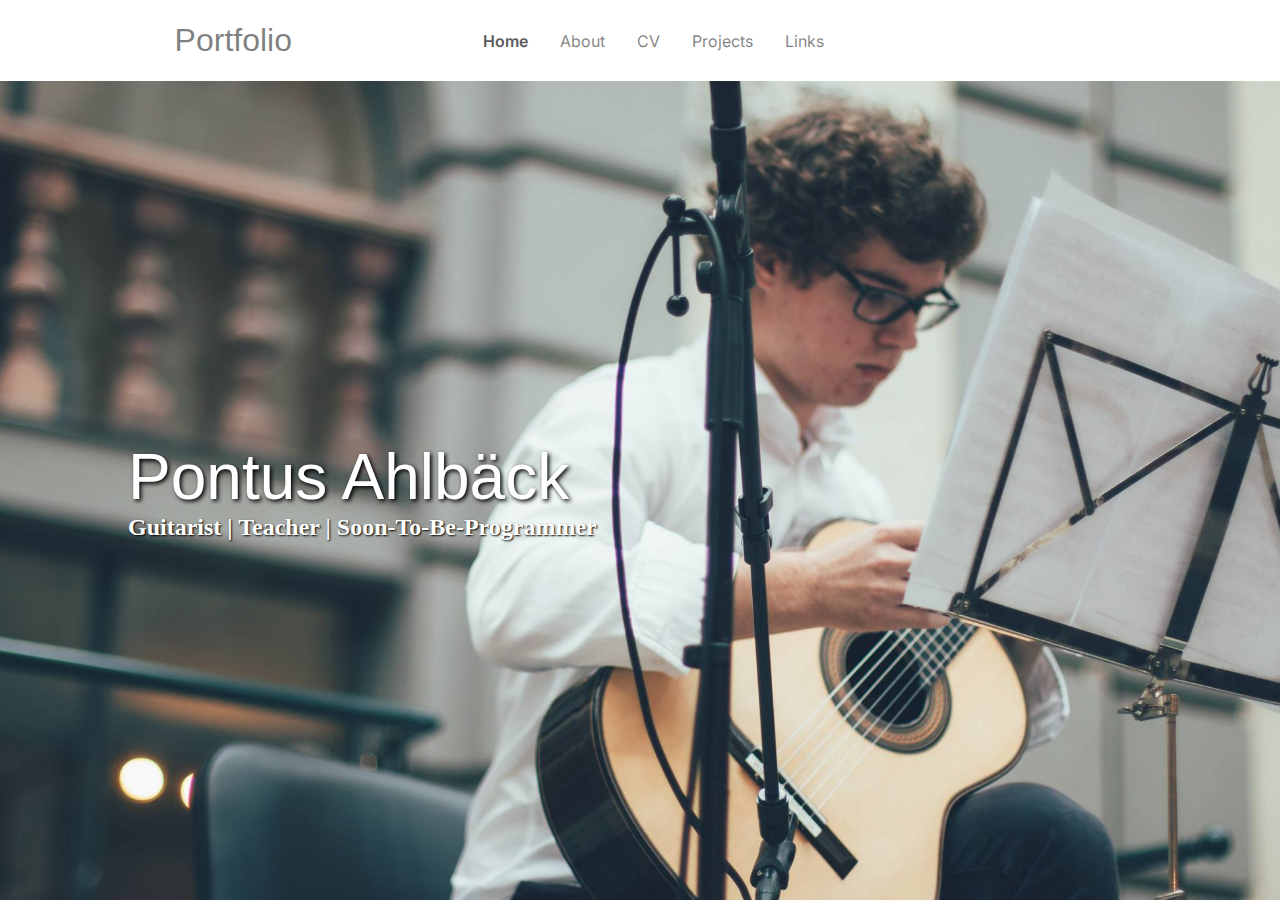
<file: index.html>
<!DOCTYPE html>
<html lang="en">
<head>
    <meta charset="UTF-8">
    <meta name="viewport" content="width=device-width, initial-scale=1.0">
    <title>Pontus Ahlbäck - Portfolio Home</title>
    <link rel="stylesheet" href="./CSS/indexmainstyle.css">
    <link rel="stylesheet" href="./CSS/style.css">

    <link rel="preconnect" href="https://fonts.googleapis.com">
    <link rel="preconnect" href="https://fonts.gstatic.com" crossorigin>
    <link href="https://fonts.googleapis.com/css2?family=Inter:wght@100..900&display=swap" rel="stylesheet">
    <link rel="stylesheet" href="https://cdnjs.cloudflare.com/ajax/libs/font-awesome/6.5.1/css/all.min.css"
        integrity="sha512-DTOQO9RWCH3ppGqcWaEA1BIZOC6xxalwEsw9c2QQeAIftl+Vegovlnee1c9QX4TctnWMn13TZye+giMm8e2LwA=="
        crossorigin="anonymous" referrerpolicy="no-referrer" />

    <script defer src="./script.js"></script>
</head>
<body>
    <header>
        <a href="#" id="logo">Portfolio</a>
        <nav>
            <input type="checkbox" id="nav-toggle">
            <ul class="menu">
                <li>
                    <a href="./index.html" id="activelink">Home</a>
                </li>
                <li>
                    <a href="./about.html">About</a>
                </li>
                <li>
                    <a href="./cv.html">CV</a>
                </li>
                <li>
                    <a href="./projects.html">Projects</a>
                </li>
                <li>
                    <a href="./links.html">Links</a>
                </li>      
            </ul>
        </nav>
        <div id="easteregg1"></div>
        <div class="ham-menu">
            <label for="nav-toggle">
                <i class="fa-solid fa-bars"></i>
            </label>
        </div>
    </header>

    <main class="homemain">
        <section class="pagetitle">
            <h1>Pontus Ahlbäck</h1>
            <h2 class="descriptors">Guitarist | Teacher | Soon-To-Be-Programmer</h2>
        </section>
    </main>
</body>
</html>
</file>
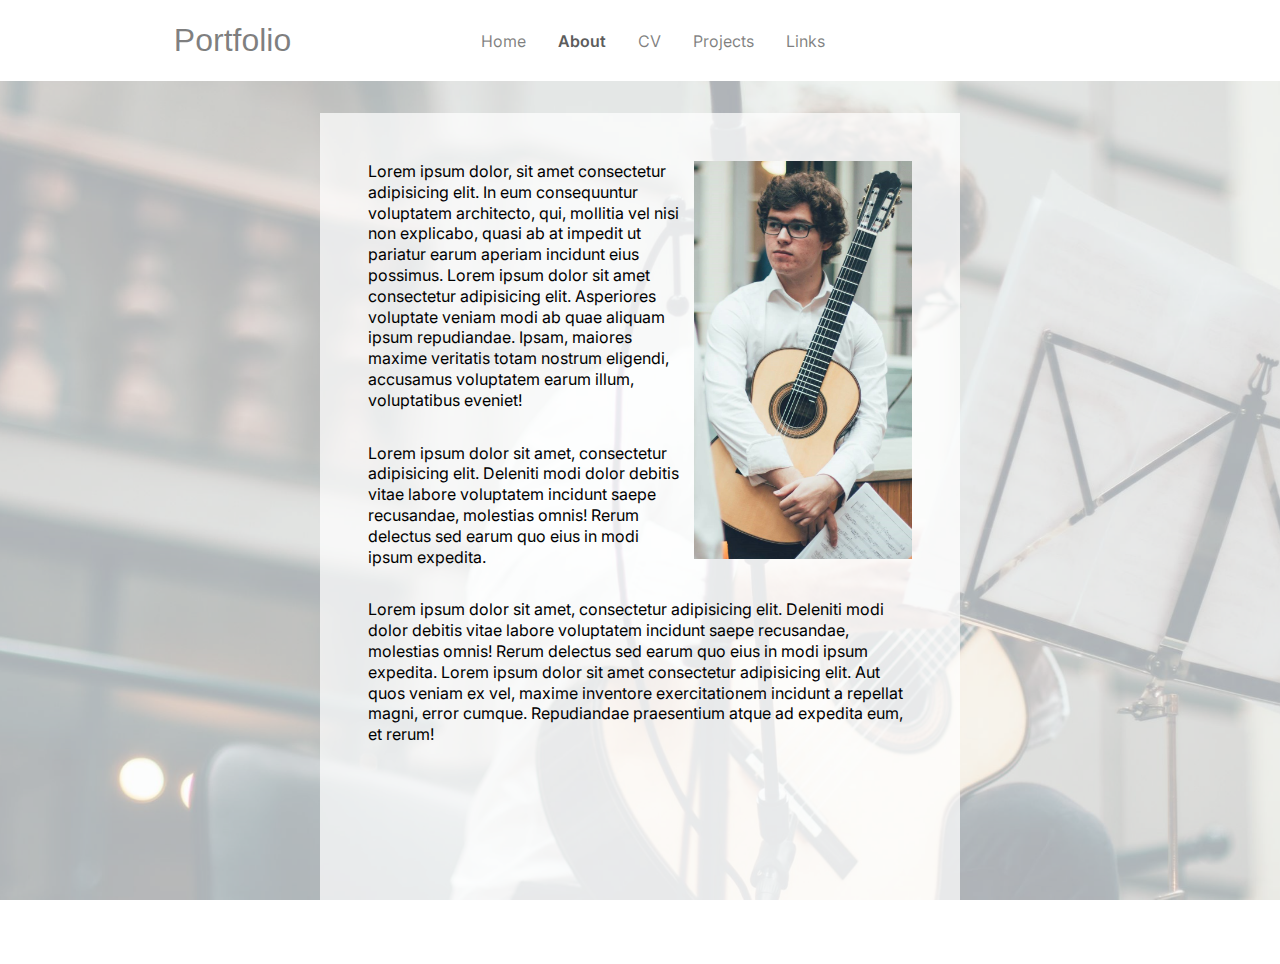
<file: about.html>
<!DOCTYPE html>
<html lang="en">

<head>
    <meta charset="UTF-8">
    <meta name="viewport" content="width=device-width, initial-scale=1.0">
    <title>Pontus Ahlbäck - Portfolio About</title>
    <link rel="stylesheet" href="./CSS/aboutmainstyle.css">
    <link rel="stylesheet" href="./CSS/style.css">

    <link rel="preconnect" href="https://fonts.googleapis.com">
    <link rel="preconnect" href="https://fonts.gstatic.com" crossorigin>
    <link href="https://fonts.googleapis.com/css2?family=Inter:wght@100..900&display=swap" rel="stylesheet">

    <link rel="stylesheet" href="https://cdnjs.cloudflare.com/ajax/libs/font-awesome/6.5.1/css/all.min.css"
        integrity="sha512-DTOQO9RWCH3ppGqcWaEA1BIZOC6xxalwEsw9c2QQeAIftl+Vegovlnee1c9QX4TctnWMn13TZye+giMm8e2LwA=="
        crossorigin="anonymous" referrerpolicy="no-referrer" />

    <script defer src="./script.js"></script>

</head>

<body>
    <header>
        <a href="#" id="logo">Portfolio</a>
        <nav>
            <input type="checkbox" id="nav-toggle">
            <ul class="menu">
                <li>
                    <a href="./index.html">Home</a>
                </li>
                <li>
                    <a href="./about.html" id="activelink">About</a>
                </li>
                <li>
                    <a href="./cv.html">CV</a>
                </li>
                <li>
                    <a href="./projects.html">Projects</a>
                </li>
                <li>
                    <a href="./links.html">Links</a>
                </li>
            </ul>
        </nav>
        <div id="easteregg1"></div>
        <div class="ham-menu">
            <label for="nav-toggle">
                <i class="fa-solid fa-bars"></i>
            </label>
        </div>
    </header>

    <main class="aboutmain">
        <section class="about">
            <h2 class="print-h2">Pontus Ahlbäck</h2>
            <article class="aboutcontent">
                <p>
                    <img src="./CSS/Images/PontusAhlbäckHandelsLunchkonsert3.jpg" alt="Picture of Pontus">

                    Lorem ipsum dolor, sit amet consectetur adipisicing elit. In eum consequuntur voluptatem architecto,
                    qui, mollitia vel nisi non explicabo, quasi ab at impedit ut pariatur earum aperiam incidunt eius
                    possimus. Lorem ipsum dolor sit amet consectetur adipisicing elit. Asperiores voluptate veniam modi
                    ab quae aliquam ipsum repudiandae. Ipsam, maiores maxime veritatis totam nostrum eligendi, accusamus
                    voluptatem earum illum, voluptatibus eveniet!
                </p>
                <p>
                    Lorem ipsum dolor sit amet, consectetur adipisicing elit. Deleniti modi dolor debitis vitae labore
                    voluptatem incidunt saepe recusandae, molestias omnis! Rerum delectus sed earum quo eius in modi
                    ipsum expedita.
                </p>
                <p>
                    Lorem ipsum dolor sit amet, consectetur adipisicing elit. Deleniti modi dolor debitis vitae labore
                    voluptatem incidunt saepe recusandae, molestias omnis! Rerum delectus sed earum quo eius in modi
                    ipsum expedita.
                    Lorem ipsum dolor sit amet consectetur adipisicing elit. Aut quos veniam ex vel, maxime inventore
                    exercitationem incidunt a repellat magni, error cumque. Repudiandae praesentium atque ad expedita
                    eum, et rerum!
                </p>
            </article>
        </section>
    </main>

    <footer>

    </footer>
</body>

</html>
</file>
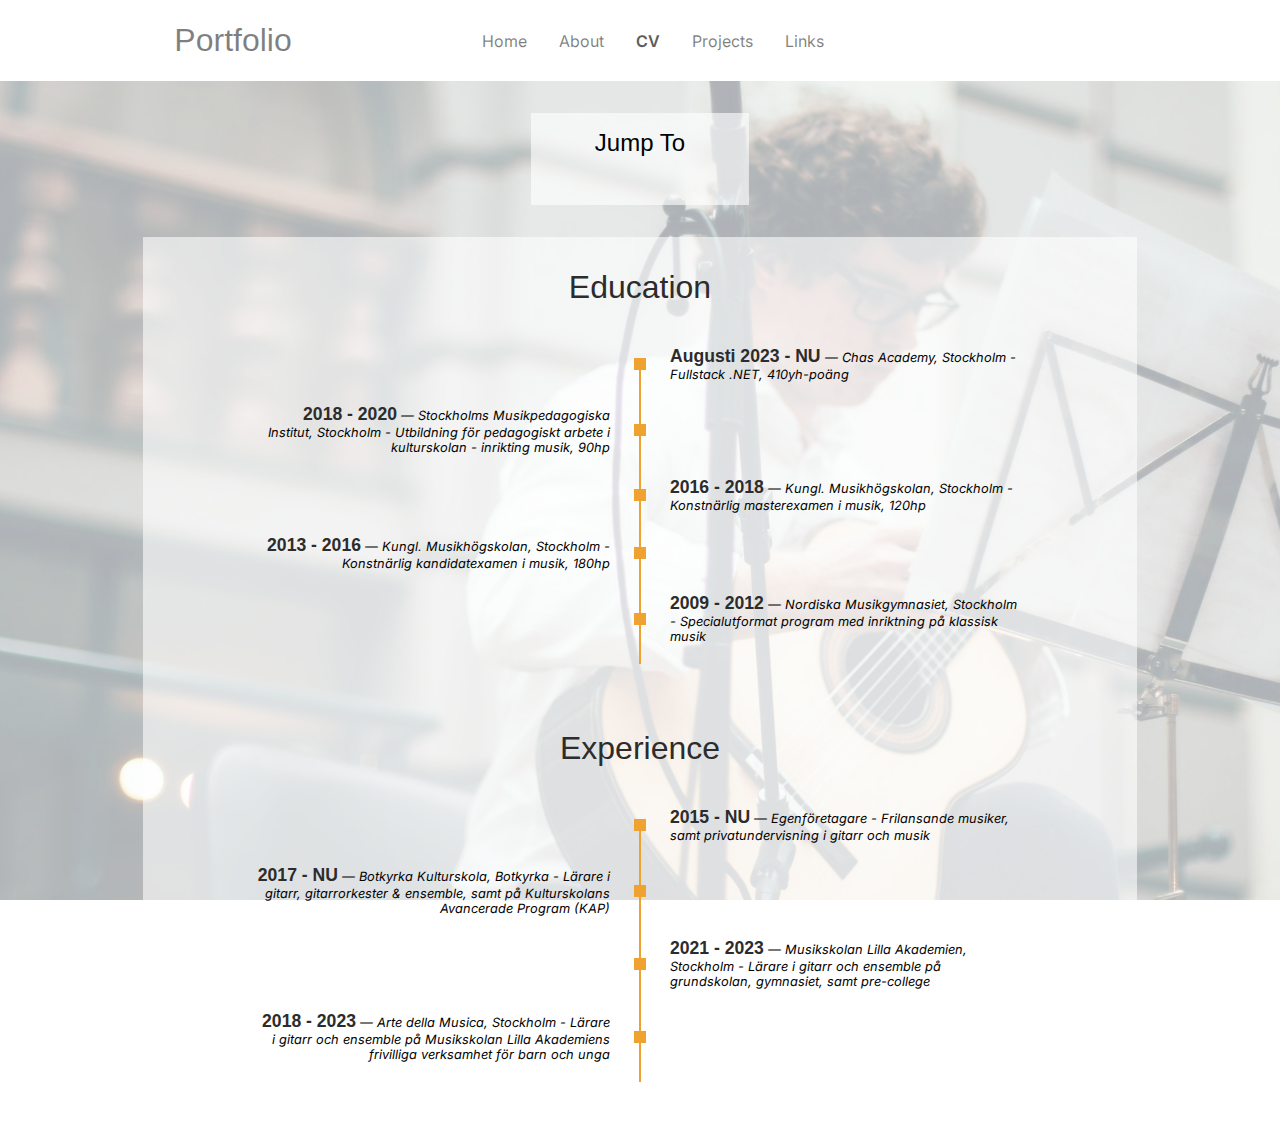
<file: cv.html>
<!DOCTYPE html>
<html lang="en">

<head>
    <meta charset="UTF-8">
    <meta name="viewport" content="width=device-width, initial-scale=1.0">
    <title>Pontus Ahlbäck - Portfolio CV</title>
    <link rel="stylesheet" href="./CSS/style.css">
    <link rel="stylesheet" href="./CSS/cvmainstyle.css">
    <link rel="stylesheet" href="./CSS/modalboxcv.css">
    <link rel="preconnect" href="https://fonts.googleapis.com">
    <link rel="preconnect" href="https://fonts.gstatic.com" crossorigin>
    <link href="https://fonts.googleapis.com/css2?family=Inter:wght@100..900&display=swap" rel="stylesheet">
    <link rel="stylesheet" href="https://cdnjs.cloudflare.com/ajax/libs/font-awesome/6.5.1/css/all.min.css"
        integrity="sha512-DTOQO9RWCH3ppGqcWaEA1BIZOC6xxalwEsw9c2QQeAIftl+Vegovlnee1c9QX4TctnWMn13TZye+giMm8e2LwA=="
        crossorigin="anonymous" referrerpolicy="no-referrer" />

    <script defer src="./script.js"></script>

</head>

<body>
    <header>
        <a href="#" id="logo">Portfolio</a>
        <nav>
            <input type="checkbox" id="nav-toggle">
            <ul class="menu">
                <li>
                    <a href="./index.html">Home</a>
                </li>
                <li>
                    <a href="./about.html">About</a>
                </li>
                <li>
                    <a href="./cv.html" id="activelink">CV</a>
                </li>
                <li>
                    <a href="./projects.html">Projects</a>
                </li>
                <li>
                    <a href="./links.html">Links</a>
                </li>
            </ul>
        </nav>
        <div id="easteregg1"></div>
        <div class="ham-menu">
            <label for="nav-toggle">
                <i class="fa-solid fa-bars"></i>
            </label>
        </div>
    </header>

    <main class="cv-main">
        <div class="cv-page-navigation">
            <h2>Jump To</h2>
            <nav>
                <ul>
                    <li>
                        <a href="#education">
                            <i class="fa-solid fa-school"></i>
                        </a>
                    </li>
                    <li>
                        <a href="#experience">
                            <i class="fa-solid fa-briefcase"></i>
                        </a>
                    </li>
                </ul>
            </nav>
        </div>

        <section class="edu-exp-contents">
            <!----------------- Education ------------------------>
            <div class="timeline-area">
                <div class="container">
                    <div class="timelines" id="education">
                        <h2>Education</h2>
                    </div>
                    <div class="all-timelines">
                        <!-- Single timeline -->
                        <div class="single-timeline d-flex-2">
                            <div class="timeline-blank"></div>
                            <div class="timeline-text d-flex-2">
                                <span>
                                    <h6>Augusti 2023 - NU</h6> — Chas Academy, Stockholm - Fullstack .NET, 410yh-poäng
                                </span>
                                <div class="t-square">
                                    <a href="https://chasacademy.se/" id="easteregg2" target="_blank">C</a>
                                </div>
                            </div>
                        </div>
                        <!--SINGLE TIMELINE-->
                        <div class="single-timeline d-flex-2">
                            <div class="timeline-blank"></div>
                            <div class="timeline-text d-flex-2">
                                <span>
                                    <h6>2018 - 2020</h6> — Stockholms Musikpedagogiska Institut, Stockholm - Utbildning
                                    för pedagogiskt arbete i kulturskolan - inrikting musik, 90hp
                                </span>
                                <div class="t-square"></div>
                            </div>
                        </div>
                        <!--SINGLE TIMELINE-->
                        <div class="single-timeline d-flex-2">
                            <div class="timeline-blank"></div>
                            <div class="timeline-text d-flex-2">
                                <span>
                                    <h6>2016 - 2018</h6> — Kungl. Musikhögskolan, Stockholm - Konstnärlig masterexamen i
                                    musik, 120hp
                                </span>
                                <div class="t-square"></div>
                            </div>
                        </div>
                        <!-- Single timeline -->
                        <div class="single-timeline d-flex-2">
                            <div class="timeline-blank"></div>
                            <div class="timeline-text d-flex-2">
                                <span>
                                    <h6>2013 - 2016</h6> — Kungl. Musikhögskolan, Stockholm - Konstnärlig kandidatexamen
                                    i musik, 180hp
                                </span>
                                <div class="t-square"></div>
                            </div>
                        </div>
                        <!-- Single timeline -->
                        <div class="single-timeline d-flex-2">
                            <div class="timeline-blank"></div>
                            <div class="timeline-text d-flex-2">
                                <span>
                                    <h6>2009 - 2012</h6> — Nordiska Musikgymnasiet, Stockholm - Specialutformat program
                                    med inriktning på klassisk musik
                                </span>
                                <div class="t-square"></div>
                            </div>
                        </div> 
                    </div>
                </div>
            </div>
            <!----------------- Experience ------------------------>
            <div class="timeline-area">
                <div class="container">
                    <div class="timelines" id="experience">
                        <h2>Experience</h2>
                    </div>
                    <div class="all-timelines">
                        <!-- Single timeline -->
                        <div class="single-timeline d-flex-2">
                            <div class="timeline-blank"></div>
                            <div class="timeline-text d-flex-2">
                                <span>
                                    <h6>2015 - NU</h6> — Egenföretagare - Frilansande musiker, samt privatundervisning i
                                    gitarr och musik
                                </span>
                                <div class="t-square"></div>
                            </div>
                        </div>
                        <!-- Single timeline -->
                        <div class="single-timeline d-flex-2">
                            <div class="timeline-blank"></div>
                            <div class="timeline-text d-flex-2">
                                <span>
                                    <h6>2017 - NU</h6> — Botkyrka Kulturskola, Botkyrka - Lärare i gitarr,
                                    gitarrorkester & ensemble, samt på Kulturskolans Avancerade Program (KAP)
                                </span>
                                <div class="t-square"></div>
                            </div>
                        </div>
                        <!--SINGLE TIMELINE-->
                        <div class="single-timeline d-flex-2">
                            <div class="timeline-blank"></div>
                            <div class="timeline-text d-flex-2">
                                <span>
                                    <h6>2021 - 2023</h6> — Musikskolan Lilla Akademien, Stockholm - Lärare i gitarr och
                                    ensemble på grundskolan, gymnasiet, samt pre-college
                                </span>
                                <div class="t-square"></div>
                            </div>
                        </div>
                        <!--SINGLE TIMELINE-->
                        <div class="single-timeline d-flex-2">
                            <div class="timeline-blank"></div>
                            <div class="timeline-text d-flex-2">
                                <span>
                                    <h6>2018 - 2023</h6> — Arte della Musica, Stockholm - Lärare i gitarr och ensemble
                                    på Musikskolan Lilla Akademiens frivilliga verksamhet för barn och unga
                                </span>
                                <div class="t-square"></div>
                            </div>
                        </div>
                    </div>
                </div>
            </div>
        </section>

    </main>

    <footer>

    </footer>
</body>

</html>
</file>
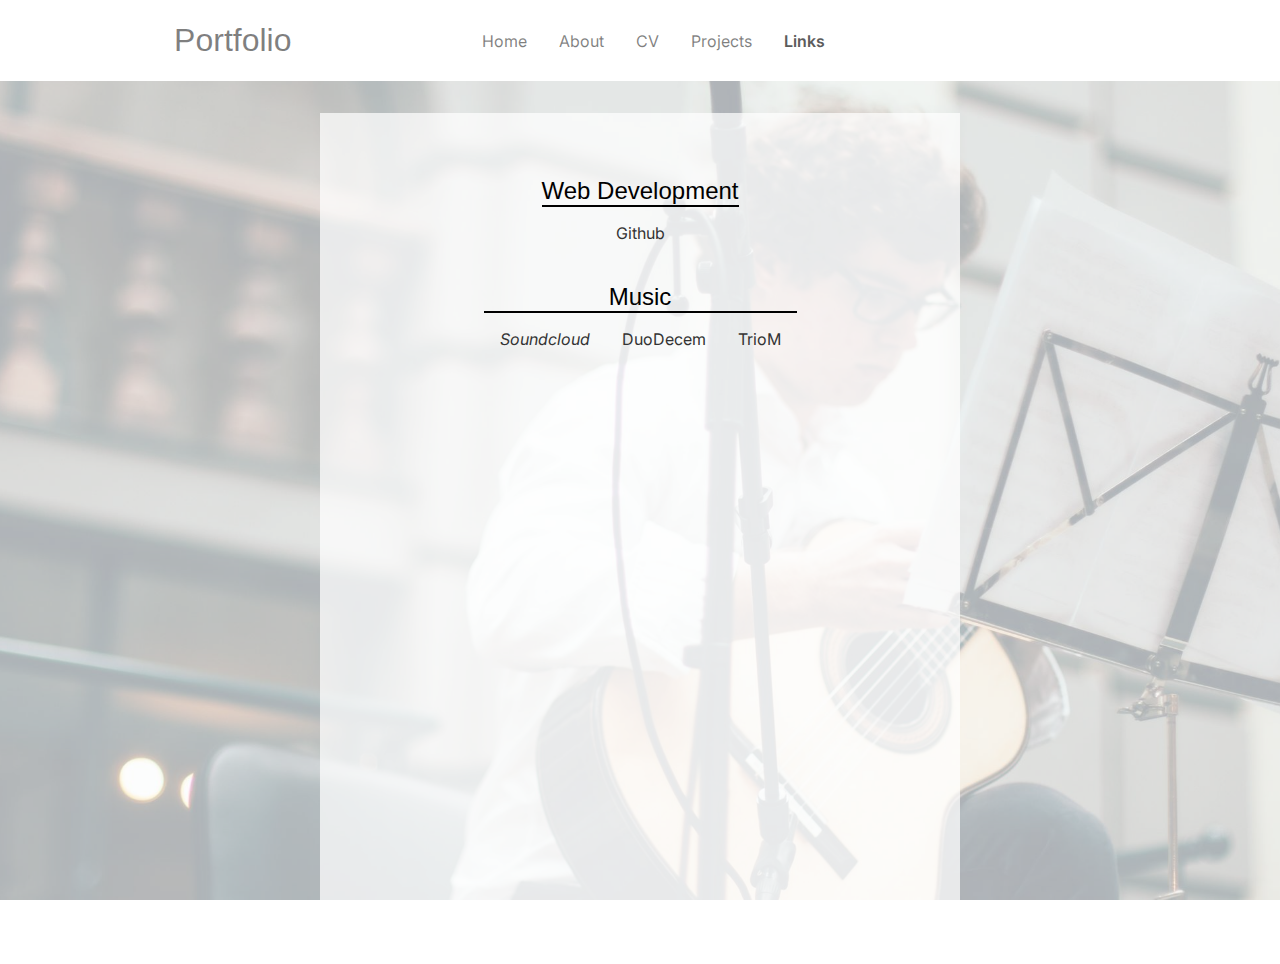
<file: links.html>
<!DOCTYPE html>
<html lang="en">
<head>
    <meta charset="UTF-8">
    <meta name="viewport" content="width=device-width, initial-scale=1.0">
    <title>Pontus Ahlbäck - Portfolio Links</title>
    <link rel="stylesheet" href="./CSS/style.css">
    <link rel="stylesheet" href="./CSS/linksmainstyle.css">
    <link rel="preconnect" href="https://fonts.googleapis.com">
    <link rel="preconnect" href="https://fonts.gstatic.com" crossorigin>
    <link href="https://fonts.googleapis.com/css2?family=Inter:wght@100..900&display=swap" rel="stylesheet">
    <link rel="stylesheet" href="https://cdnjs.cloudflare.com/ajax/libs/font-awesome/6.5.1/css/all.min.css"
    integrity="sha512-DTOQO9RWCH3ppGqcWaEA1BIZOC6xxalwEsw9c2QQeAIftl+Vegovlnee1c9QX4TctnWMn13TZye+giMm8e2LwA=="
    crossorigin="anonymous" referrerpolicy="no-referrer" />

    <script defer src="./script.js"></script>

</head>
<body>
    <header>
        <a href="#" id="logo">Portfolio</a>
        <nav>
            <input type="checkbox" id="nav-toggle">
            <ul class="menu">
                <li>
                    <a href="./index.html">Home</a>
                </li>
                <li>
                    <a href="./about.html">About</a>
                </li>
                <li>
                    <a href="./cv.html">CV</a>
                </li>
                <li>
                    <a href="./projects.html">Projects</a>
                </li>
                <li>
                    <a href="./links.html" id="activelink">Links</a>
                </li>      
            </ul>
        </nav>
        <div id="easteregg1"></div>
        <div class="ham-menu">
            <label for="nav-toggle">
                <i class="fa-solid fa-bars"></i>
            </label>
        </div>
    </header>

    <main class="links-main">
        <section class="main-content">
            <section class="web-development">
                <h2>Web Development</h2>
                <div class="divider"></div>
                <div class="web-development-links">
                    <a href="https://github.com/PAhlback" target="_blank"><i class="fa-brands fa-github"></i>Github</a>
                </div>
            </section>

            <section class="music">
                <h2>Music</h2>
                <div class="divider"></div>
                <div class="music-links">
                    <a href="https://soundcloud.com/user-386636421" target="_blank"><i class="fa-brands fa-soundcloud">Soundcloud</i></a>
                    <a href="https://www.youtube.com/@DuoDecem" target="_blank"><i class="fa-brands fa-youtube"></i>DuoDecem</a>
                    <a href="https://www.jakobsonnek.com/triom" target="_blank">TrioM</a>
                </div>
            </section>
        </section>
    </main>

</body>
</html>
</file>
<file: CSS/indexmainstyle.css>
/******************* INDEX MAIN *******************/
.homemain {
    height: 91vh;
    background-image: url(./Images/PontusAhlbäckHandelslunchkonsert2.jpg);
    background-position: center;
    background-size: cover;
    background-attachment: fixed;
    display: flex;
    align-items: center;
}

.pagetitle {
    margin-left: 10vw;
}

.descriptors {
    color: white;
    text-shadow: 1px 1px 2px black;
    text-align: center;
}

h1 {
    font-size: 4rem;
    color: white;
    font-family: 'Segoe UI', Tahoma, Geneva, Verdana, sans-serif;
    font-weight: 300;
    text-shadow: 2px 2px 4px black;
}

@media (max-width: 650px) {
    .homemain {
        display: flex;
        justify-content: center;
        background-position: 65%;
    }

    .pagetitle {
        text-align: center;
        margin: 0 1rem;
    }

    .descriptors {
        padding: 0 2rem;
    }
}
</file>
<file: CSS/style.css>
* {
    box-sizing: border-box;
    margin: 0;
    padding: 0;
}

main {
    min-height: 91vh;
    background-image: url(./Images/output-onlinepngtools\(1\).png);
    background-position: center;
    background-size: cover;
    background-attachment: fixed;
}

/******************* HEADER *******************/
header {
    display: flex;
    justify-content: space-evenly;
    align-items: center;
    height: 9vh;
}

header nav {
    margin-right: 4%;
}

header nav ul {
    display: flex;
    list-style-type: none;
}

header nav ul li {
    padding: 0rem 1rem;
    font-family: inter, sans-serif;
}

header nav ul li a {
    color: rgba(0, 0, 0, 0.511);
    text-decoration: none;
    font-weight: 400;
}

#logo {
    font-size: 2rem;
    color: rgba(0, 0, 0, 0.511);
    font-family: 'Segoe UI', Tahoma, Geneva, Verdana, sans-serif;
    font-weight: 300;
    text-decoration: none;
}

#activelink {
    color: rgb(92, 92, 92);
    font-weight: 600;
}

#easteregg1 {
    height: 20px;
    width: 40px;
}

/************** HAMBURGER MENU ****************/
#nav-toggle {
    display: none;
}

.ham-menu {
    display: none;
}

@media (max-width: 650px) {
    .ham-menu {
        display: block;
        position: absolute;
        right: 5%;
        font-size: 2rem;
        z-index: 1;
    }

    .menu {
        display: flex;
        flex-direction: column;
        position: fixed;
        z-index: 1;
        left: 0;
        right: 0;
        top: 0;
        bottom: 100%;
        text-align: center;
        background-color: rgba(0, 0, 0, 0.5);
        overflow: hidden;
        transition: all .5s;
    }

    #nav-toggle:checked ~ .menu {
        background-color: rgba(0, 0, 0, 0.603);
        padding-top: 6rem;
        bottom: 0;
    }

    header {
        justify-content: start;
    }

    #logo {
        margin-left: 2rem;
    }

    .menu li {
        padding: 1rem;    
    }

    .menu li a {
        color: white;
    }

    #activelink {
        color: black;
        font-weight: 800;
        padding: 0.5rem;
        border: 1px solid #333;
        border-radius: 15px;
        background-color: white;
    }
}


/**************** PRINT *******************/
@media print {
    header {
        display: none;
    }
}
</file>
<file: CSS/aboutmainstyle.css>
/************************ ABOUT MAIN ******************/
.aboutmain {
    display: flex;
    justify-content: center;
/*     min-height: 91vh;
    background-image: url(/Assignments/CV-sida/Images/output-onlinepngtools\(1\).png);
    background-position: center;
    background-size: cover;
    background-attachment: fixed; */
}

.about {
    display: flex;
    min-height: 91vh;
    width: 50vw;
    background-color: rgba(255, 255, 255, 0.712);
    padding: 2rem;
    font-family: inter, sans-serif;
    margin: 2rem 0rem;
}

.about p {
    padding: 1rem;
    line-height: 1.3;
}

.about p img {
    width: 50%;
    float: right;
    margin-left: 0.5rem;
    margin-bottom: 0.5rem;
}

.print-h2 {
    display: none;
}

.print-br {
    display: none;
}

@media (min-width: 900px) {
    .about p img {
        width: 40%;
    }
}

@media (max-width: 650px) {
    .about {
        width: 70vw;
    }

    .about p img {
        width: 100%;
    }
}


/**************** PRINT *******************/
@media print {
    .about {
        width: 100%;
        display: flex;
        flex-direction: column;
    }

    .print-h2 {
        display: block;
    }
}
</file>
<file: CSS/cvmainstyle.css>
.cv-main {
    display: flex;
    align-items: center;
    flex-direction: column;
}

/*********** CV Page Nav ***********/
.cv-page-navigation {
    margin: 2rem 0rem;
    background-color: rgba(255, 255, 255, 0.603);
    padding: 1rem 4rem;
}

.cv-page-navigation nav ul {
    display: flex;
    justify-content: space-around;
    list-style-type: none;
}

.cv-page-navigation nav ul li {
    padding: 1rem 1rem;
}

.cv-page-navigation nav ul li a {
    text-decoration: none;
    color: #333;
}

.cv-page-navigation h2 {
    text-align: center;
    font-family: 'Segoe UI', Tahoma, Geneva, Verdana, sans-serif;
    font-weight: 300;
}

/************ TIMELINE STYLING ************/
.edu-exp-contents {
    background-color: rgba(255, 255, 255, 0.589);
	margin-bottom: 2rem;
}

.container {
	width: 100%;
	max-width: 80%;
	padding: 0 15px;
	margin: 0 auto;
}

.timelines h2 {
	text-align: center;
	color: #2c2c2c;
	font-weight: 300;
	margin-bottom: 40px;
	font-size: 32px;
    font-family: 'Segoe UI', Tahoma, Geneva, Verdana, sans-serif;
}

.d-flex-2 {
	display: flex;
	align-items: center;
}

.timeline-area {
	padding: 2rem 0;
}

.all-timelines {
	position: relative;
}

.all-timelines::before {
	content: "";
	position: absolute;
	left: 0;
	right: 0;
	margin: auto;
	height: 100%;
	width: 2px;
	background: #efa22f;
	top: 20px;
}

.single-timeline {
	margin-bottom: 22px;
}

.timeline-blank {
	width: 50%;
}

.timeline-text {
	width: 50%;
	padding-left: 30px;
	-webkit-box-sizing: border-box;
	box-sizing: border-box;
	position: relative;
}

.timeline-text h6 {
	color: #2c2c2c;
	font-weight: 900;
	display: inline-block;
	font-size: 1.1rem;
    font-family: 'Segoe UI', Tahoma, Geneva, Verdana, sans-serif;
    font-weight: 550;
    font-style: normal;
}

.timeline-text span {
	color: #000000;
	display: block;
	width: 100%;
    font-family: inter, sans-serif;
    font-size: 0.8rem;
    font-style: italic;
}

.single-timeline:nth-child(even) .timeline-text span {
	text-align: right;
}

.t-square {
	content: "";
	position: absolute;
	width: 12px;
	height: 12px;
	left: -6px;
	background: #efa22f;
}

.single-timeline:nth-child(even) {
	-webkit-box-orient: horizontal;
	-webkit-box-direction: reverse;
	-ms-flex-direction: row-reverse;
	flex-direction: row-reverse;
}

.single-timeline:nth-child(even) .t-square {
	right: -6px;
	left: unset;
}

.single-timeline:nth-child(even) .timeline-text {
	padding-left: 0;
	padding-right: 30px;
	text-align: right;
}

@media all and (max-width: 991px) {
}
@media all and (max-width: 768px) {
	.all-timelines::before {
		right: unset;
		top: 0;
	}
	.single-timeline:nth-child(2n) .timeline-text {
		padding-left: 30px;
		padding-right: 0;
		text-align: left;
	}
	.single-timeline:nth-child(2n) .t-square {
		left: -6px;
		right: unset;
	}
	.timeline-blank {
		display: none;
	}
	.timeline-text {
		width: 100%;
	}
	.single-timeline:nth-child(even) .timeline-text span {
		text-align: left !important;
	}
}
@media all and (max-width: 575px) {
}
@media all and (max-width: 360px) {
	.all-timelines::before {
		top: 32px;
	}
}

#easteregg2 {
	text-decoration: none;
	color: rgba(255, 255, 255, 0);
}

#easteregg2:hover {
	cursor: default;
}

#easteregg2::selection {
	background-color: #00000000;
}

/**************** PRINT *******************/
@media print {
	.cv-page-navigation {
		display: none;
	}
}
</file>
<file: CSS/modalboxcv.css>
.modal-toggle {
    display: none;
}

.popup {
    display: flex;
    flex-direction: column;
    position: fixed;
    z-index: 1;
    left: 10%;
    right: 10%;
    top: 10rem;
    bottom: 100%;
    text-align: center;
    background-color: rgba(0, 0, 0, 0.5);
    overflow: hidden;
    box-shadow: 2px 2px 3px;
}

.modal-toggle:checked ~ .popup {
    background-color: rgb(109, 202, 202);
    padding: 2rem 1rem;
    bottom: auto;
}

.exit {
    position: absolute;
    right: 5%;
    top: 5%;
}

.modalbox {
    position: relative;
    font-family: inter, sans-serif;
}

.project-header h2 {
    font-family: 'Segoe UI', Tahoma, Geneva, Verdana, sans-serif;
    font-weight: 400;
}

.modalbox p {
    padding: 1rem 2rem;
}

.modalbox a {
    color: black;
    text-decoration: none;
    padding: 0.6rem 1rem;
    border: 1px solid gray;
    border-radius: 15px;
    box-shadow: 2px 2px 3px;
    margin: 0 40% 0;
    text-align: center;
    font-family: 'Segoe UI', Tahoma, Geneva, Verdana, sans-serif;
    font-weight: 400;
    background-color: rgb(165, 255, 255);
    display: flex;
    justify-content: center;
}

.modalbox a:hover {
    background-color: rgb(199, 253, 253);
    font-weight: 600;
}

.modalbox a:active {
    background-color: rgb(230, 255, 255);
}

.modal-toggle-label:hover {
    color: rgb(66, 66, 66);
}

.modal-toggle-label:active {
    color: rgb(131, 131, 131);
}

.exit:hover {
    font-size: 1.1rem;
}

@media (min-width: 600px) {
    .popup {
        right: 20%;
        left: 20%;
    }
}

@media (min-width: 900px) {
    .popup {
        right: 30%;
        left: 30%;
    }
}

@media (max-width: 450px) {
    .modalbox a {
        margin: 0 25%;
    }
}
</file>
<file: CSS/linksmainstyle.css>
h2 {
    font-family: 'Segoe UI', Tahoma, Geneva, Verdana, sans-serif;
    font-weight: 400;
    text-align: center;
}

.divider {
    width: 100%;
    border: 1px solid black;
    margin-bottom: 0.5rem;
}

.links-main {
    display: flex;
    justify-content: center;
}

.main-content {
    display: flex;
    align-items: center;
    flex-direction: column;
    min-height: 91vh;
    width: 50vw;
    background-color: rgba(255, 255, 255, 0.712);
    padding: 2rem;
    font-family: inter, sans-serif;
    margin: 2rem 0rem;
}

.main-content section {
    margin-top: 2rem;
}

.main-content div {
    display: flex;
    justify-content: center;
    flex-wrap: wrap;
}

.main-content a {
    padding: 0.5rem 1rem;
    text-decoration: none;
    color: #333;
}

a:hover {
    color: #7a7a7a;
}

a:active {
    color: #a8a8a8;
}



@media (max-width: 350px) {
    .main-content {
        width: 95vw;
    }
}

@media (max-width: 600px) {
    .main-content {
        width: 80vw;
    }
}

@media (max-width: 900px) {
    .main-content {
        width: 70vw;
    }
}

/*********************** PRINT ********************/
@media print {
    a::after {
        content: " (" attr(href) ")";
    }
}
</file>
